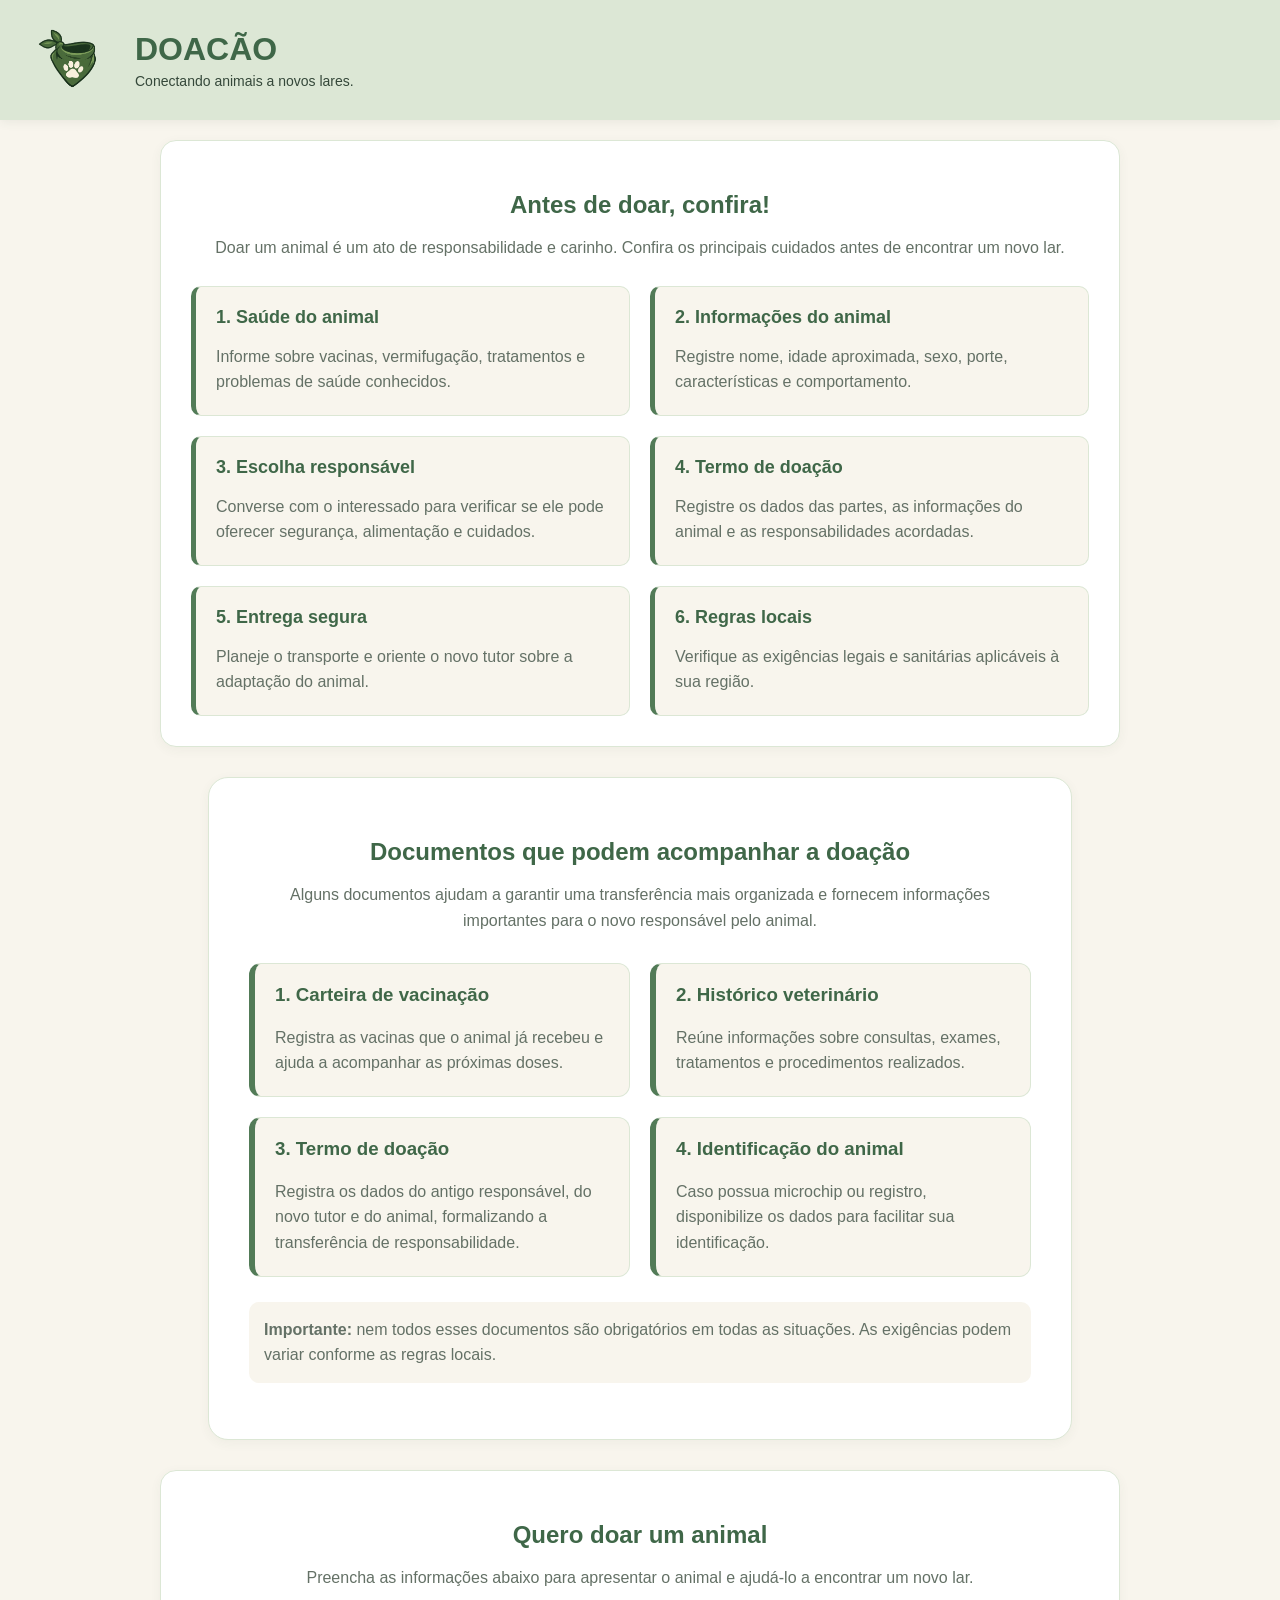
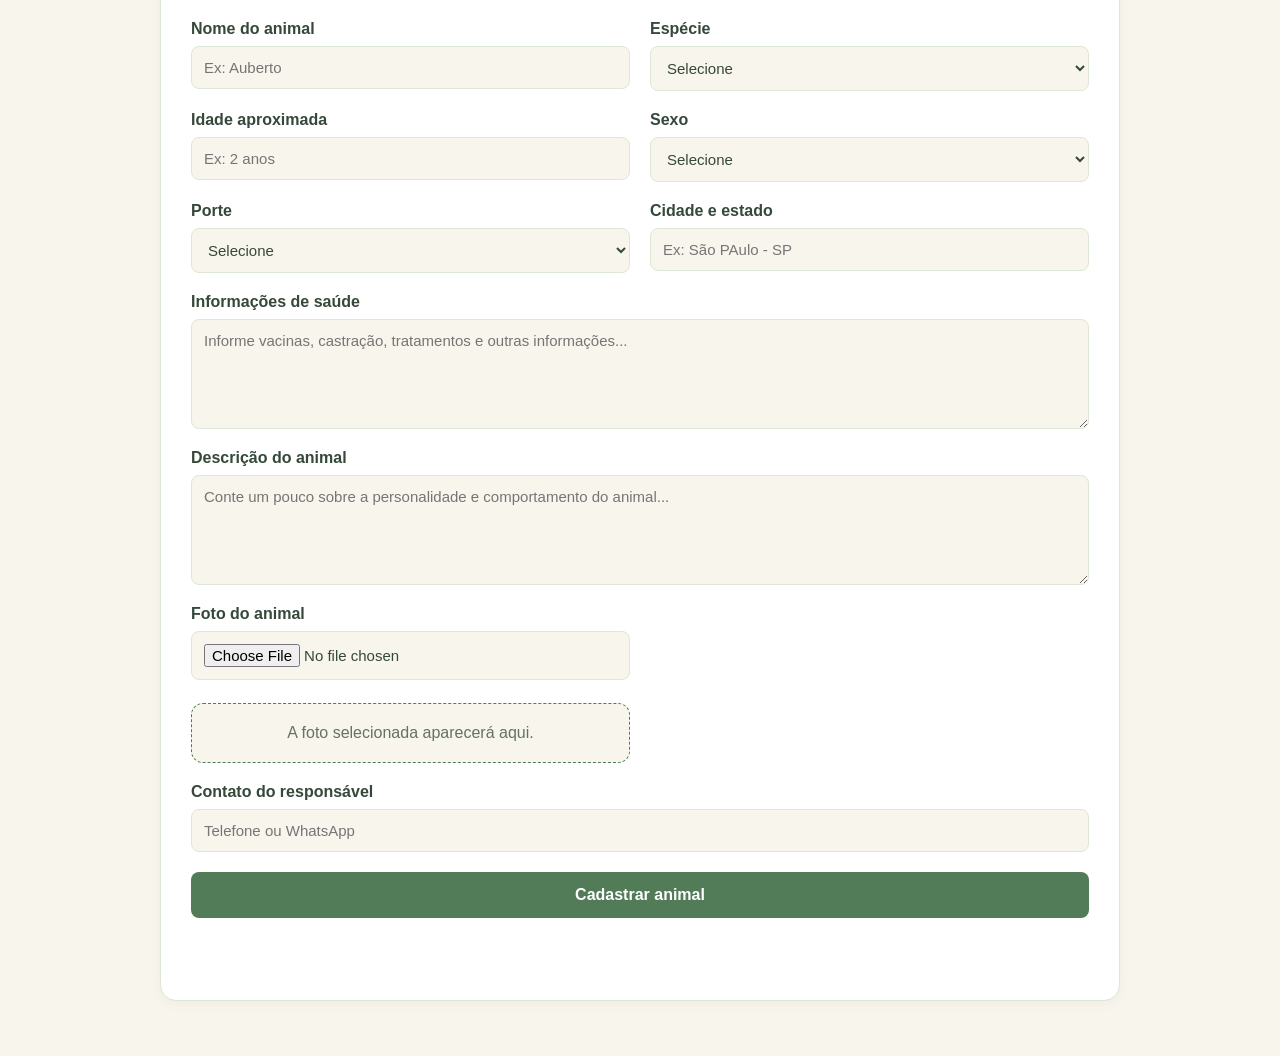
<file: Projeto-DOACAO-main/doação.html>
<!DOCTYPE html>
<html>
    <head>
    <link rel="stylesheet" href="css/style.css">
</head>

 <body>
    <header class="cabecalho">
        <a href="#inicio" class="logo-link">
           <img src="img/logo.png" alt="Logo Doacão">
        </a>

 <div class="identidade">
   <h1>DOACÃO</h1> 
   <p>Conectando animais a novos lares.</p>
</div>

    </header>  
    <main>
   <section class="diretrizes" id="diretrizes">
    <h2>Antes de doar, confira!</h2>
    
     <p>
        Doar um animal é um ato de responsabilidade e carinho.
        Confira os principais cuidados antes de encontrar um novo lar.
    </p>

<div class = "lista-diretrizes">
    <article class="item-diretriz">
          <h3>1. Saúde do animal</h3>
            <p>
                Informe sobre vacinas, vermifugação, tratamentos
                e problemas de saúde conhecidos.
            </p>
    </article>

<article class="item-diretriz">
            <h3>2. Informações do animal</h3>
            <p>
                Registre nome, idade aproximada, sexo, porte,
                características e comportamento.
            </p>
        </article>

        <article class="item-diretriz">
            <h3>3. Escolha responsável</h3>
            <p>
                Converse com o interessado para verificar se
                ele pode oferecer segurança, alimentação e cuidados.
            </p>
        </article>

        <article class="item-diretriz">
            <h3>4. Termo de doação</h3>
            <p>
                Registre os dados das partes, as informações
                do animal e as responsabilidades acordadas.
            </p>
        </article>

        <article class="item-diretriz">
            <h3>5. Entrega segura</h3>
            <p>
                Planeje o transporte e oriente o novo tutor
                sobre a adaptação do animal.
            </p>
        </article>

        <article class="item-diretriz">
            <h3>6. Regras locais</h3>
            <p>
                Verifique as exigências legais e sanitárias
                aplicáveis à sua região.
            </p>
        </article>
        
    </section>
  
    
<!-- DOCUMENTOS NECESSÁRIOS PARA A DOAÇÃO -->
<section class="documentos-doacao">

    <h2>Documentos que podem acompanhar a doação</h2>

    <p class="introducao-documentos">
        Alguns documentos ajudam a garantir uma transferência
        mais organizada e fornecem informações importantes
        para o novo responsável pelo animal.
    </p>

    <div class="lista-documentos">

        <article class="item-documento">
            <h3>1. Carteira de vacinação</h3>
            <p>
                Registra as vacinas que o animal já recebeu
                e ajuda a acompanhar as próximas doses.
            </p>
        </article>

        <article class="item-documento">
            <h3>2. Histórico veterinário</h3>
            <p>
                Reúne informações sobre consultas, exames,
                tratamentos e procedimentos realizados.
            </p>
        </article>

        <article class="item-documento">
            <h3>3. Termo de doação</h3>
            <p>
                Registra os dados do antigo responsável,
                do novo tutor e do animal, formalizando
                a transferência de responsabilidade.
            </p>
        </article>

        <article class="item-documento">
            <h3>4. Identificação do animal</h3>
            <p>
                Caso possua microchip ou registro,
                disponibilize os dados para facilitar
                sua identificação.
            </p>
        </article>

    </div>

    <p class="observacao-documentos">
        <strong>Importante:</strong> nem todos esses documentos
        são obrigatórios em todas as situações. As exigências
        podem variar conforme as regras locais.
    </p>

</section>

    
<section class="cadastro-animal" id="cadastro">
    <h2>Quero doar um animal</h2>

    <p>
        Preencha as informações abaixo para apresentar
        o animal e ajudá-lo a encontrar um novo lar.
    </p>

    <form class="formulario-cadastro">

        <div class="campo-formulario">
            <label for="nome">Nome do animal</label>
            <input type="text" id="nome" name="nome"
                   placeholder="Ex: Auberto" required>
        </div>

        <div class="campo-formulario">
            <label for="especie">Espécie</label>
            <select id="especie" name="especie" required>
                <option value="">Selecione</option>
                <option value="cachorro">Cachorro</option>
                <option value="gato">Gato</option>
            </select>
        </div>

        <div class="campo-formulario">
            <label for="idade">Idade aproximada</label>
            <input type="text" id="idade" name="idade"
                   placeholder="Ex: 2 anos" required>
        </div>

        <div class="campo-formulario">
            <label for="sexo">Sexo</label>
            <select id="sexo" name="sexo" required>
                <option value="">Selecione</option>
                <option value="macho">Macho</option>
                <option value="femea">Fêmea</option>
                <option value="nao-informado">Não sei informar</option>
            </select>
        </div>

        <div class="campo-formulario">
            <label for="porte">Porte</label>
            <select id="porte" name="porte" required>
                <option value="">Selecione</option>
                <option value="pequeno">Pequeno</option>
                <option value="medio">Médio</option>
                <option value="grande">Grande</option>
            </select>
        </div>

        <div class="campo-formulario">
            <label for="cidade">Cidade e estado</label>
            <input type="text" id="cidade" name="cidade"
                   placeholder="Ex: São PAulo - SP" required>
        </div>

        <div class="campo-formulario campo-completo">
            <label for="saude">Informações de saúde</label>
            <textarea id="saude" name="saude"
                      placeholder="Informe vacinas, castração, tratamentos e outras informações..." required></textarea>
        </div>

        <div class="campo-formulario campo-completo">
            <label for="descricao">Descrição do animal</label>
            <textarea id="descricao" name="descricao"
                      placeholder="Conte um pouco sobre a personalidade e comportamento do animal..."
                      required></textarea>
        </div>

    <div class="campo-formulario">
            <label for="foto-animal">Foto do animal</label>

             <input
                    type="file"
                    id="foto-animal"
                    name="foto"
                    accept="image/*"
                    required
             >

        <div class="visualizacao-foto">
            <img id="preview-foto" alt="Foto selecionada do animal">

                <p id="texto-preview">
            A foto selecionada aparecerá aqui.
                </p>
        </div>
    </div>

        <div class="campo-formulario campo-completo">
            <label for="contato">Contato do responsável</label>
            <input type="text" id="contato" name="contato"
                   placeholder="Telefone ou WhatsApp" required>
        </div>

        <button type="submit">Cadastrar animal</button>
        <p id="mensagem-cadastro" role="status"></p>

    </form>
</section>

</main>

<script src="js/script.js" defer></script>

</body>
</file>
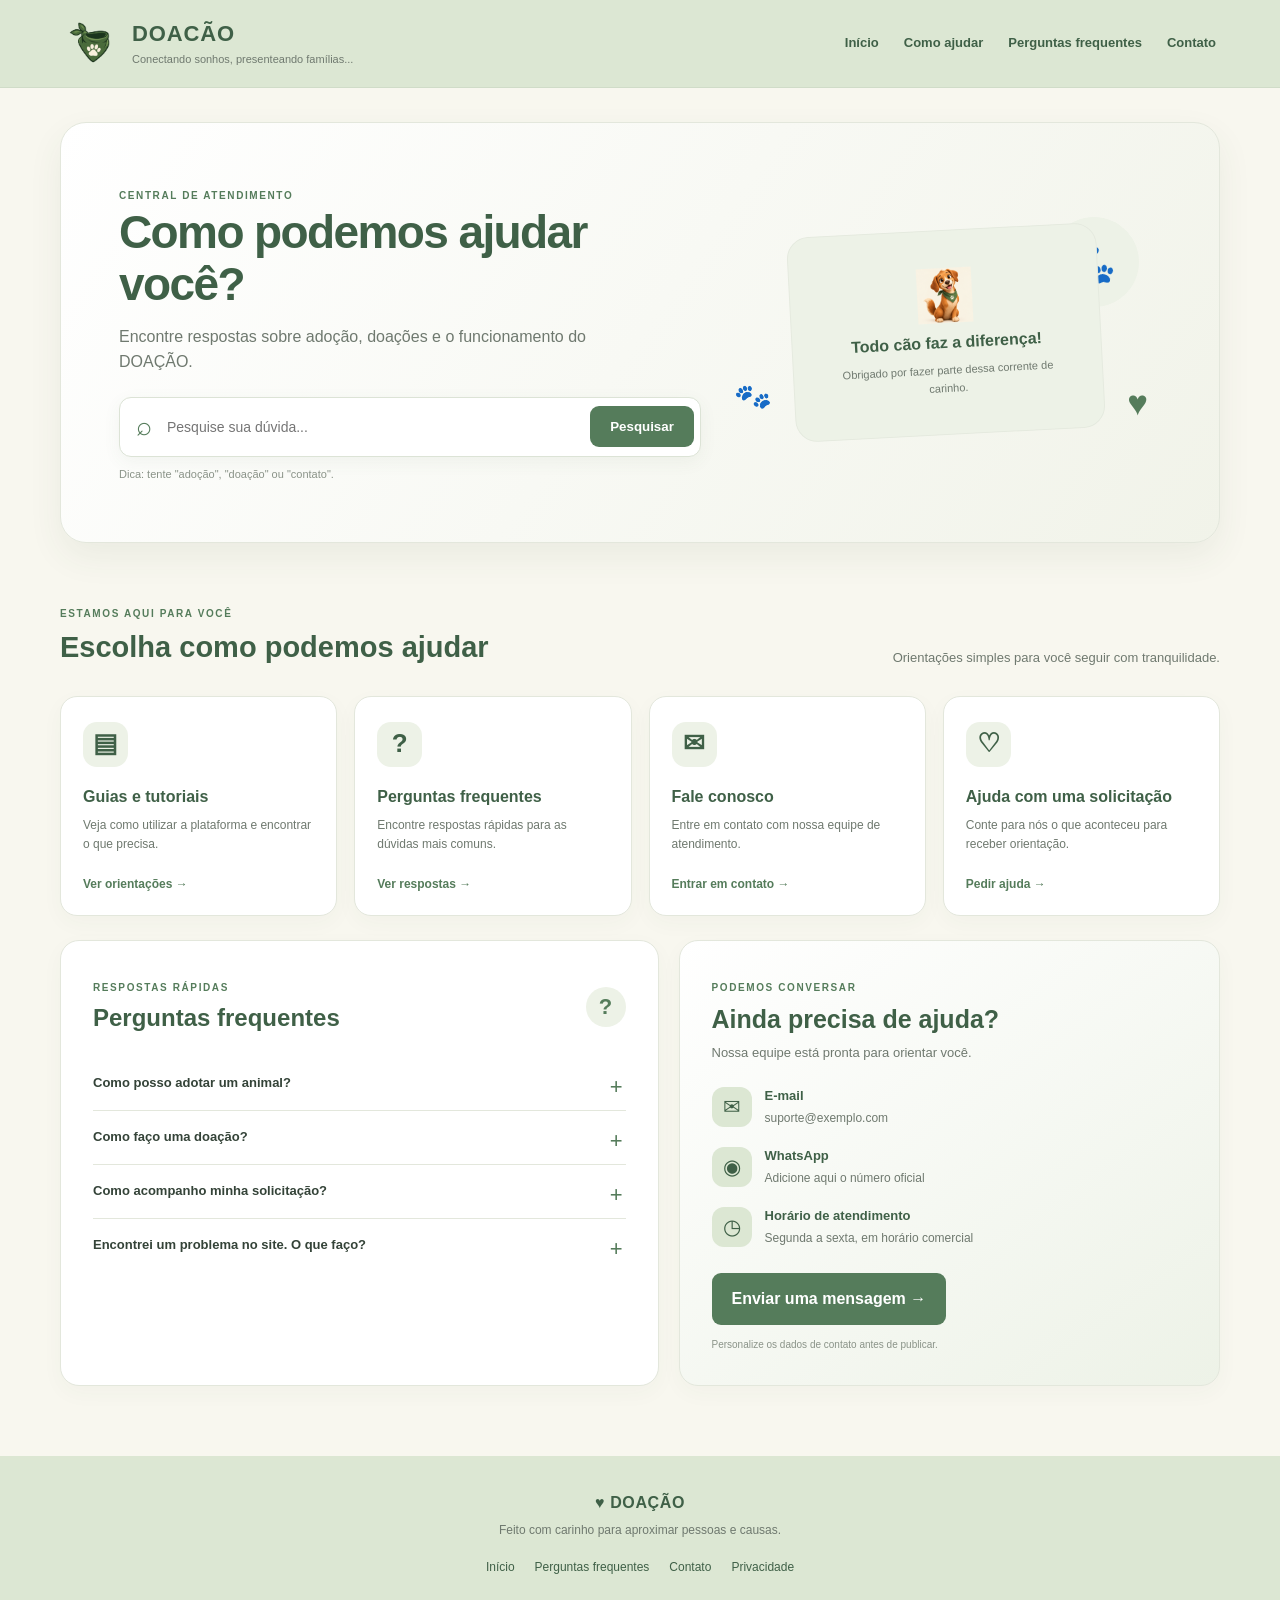
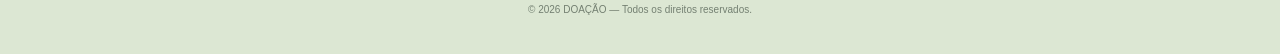
<file: Projeto-DOACAO-main/suporte.html>
<!DOCTYPE html>
<html lang="pt-BR">
<head>
    <meta charset="UTF-8">
    <meta name="viewport" content="width=device-width, initial-scale=1.0">

    <title> Suporte | DOACÃO</title>

    <link rel="stylesheet" href="css/suporte.css">
    <link rel="icon" type="image/png" href="img/logo.png">
</head>

<body>

    <!-- Cabeçalho -->
    <header class="topbar">
        <a class="brand" href="#inicio">
         <img src="img/logo.png" alt="Logo DOAÇÃO" class="brand-logo">

            

            <span class="brand-copy">
                <strong>DOACÃO</strong>
                <small>Conectando sonhos, presenteando famílias...</small>
            </span>
        </a>

        <nav>
            <a href="#inicio">Início</a>
            <a href="#ajuda">Como ajudar</a>
            <a href="#faq">Perguntas frequentes</a>
            <a href="#contato">Contato</a>
        </nav>
    </header>

    <main>

        <!-- Apresentação do suporte -->
        <section class="hero" id="inicio">

            <div class="hero-copy">
                <span class="eyebrow">CENTRAL DE ATENDIMENTO</span>

                <h1>Como podemos ajudar você?</h1>

                <p>
                    Encontre respostas sobre adoção, doações
                    e o funcionamento do DOAÇÃO.
                </p>

                <form class="search" id="search-form">
                    <label class="sr-only" for="search-input">
                        Pesquise sua dúvida
                    </label>

                    <span aria-hidden="true">⌕</span>

                    <input
                        id="search-input"
                        type="search"
                        placeholder="Pesquise sua dúvida..."
                    >

                    <button type="submit">Pesquisar</button>
                </form>

                <p class="search-hint">
                    Dica: tente "adoção", "doação" ou "contato".
                </p>
            </div>

            <div class="hero-art">
                <div class="paw-circle">🐾</div>

                <div class="pet-card">
                   <img src="/img/Auberto.png" alt="Logo DOAÇÃO" class="brand-logo">

                    <strong>Todo cão faz a diferença!</strong>

                    <small>
                        Obrigado por fazer parte dessa corrente de carinho.
                    </small>
                </div>

                <span class="floating-paw paw-one">🐾</span>
                <span class="floating-paw paw-two">♥</span>
            </div>

        </section>

        <!-- Opções de ajuda -->
        <section class="section" id="ajuda">

            <div class="section-heading">
                <div>
                    <span class="eyebrow">ESTAMOS AQUI PARA VOCÊ</span>
                    <h2>Escolha como podemos ajudar</h2>
                </div>

                <p>
                    Orientações simples para você seguir com tranquilidade.
                </p>
            </div>

            <div class="help-grid">

                <a class="help-card" href="#faq"
                   data-keywords="guias tutoriais instruções">
                    <span class="card-icon">▤</span>
                    <h3>Guias e tutoriais</h3>
                    <p>
                        Veja como utilizar a plataforma e encontrar o que precisa.
                    </p>
                    <span class="card-link">Ver orientações →</span>
                </a>

                <a class="help-card" href="#faq"
                   data-keywords="perguntas frequentes dúvidas respostas">
                    <span class="card-icon">?</span>
                    <h3>Perguntas frequentes</h3>
                    <p>
                        Encontre respostas rápidas para as dúvidas mais comuns.
                    </p>
                    <span class="card-link">Ver respostas →</span>
                </a>

                <a class="help-card" href="#contato"
                   data-keywords="fale conosco contato mensagem">
                    <span class="card-icon">✉</span>
                    <h3>Fale conosco</h3>
                    <p>
                        Entre em contato com nossa equipe de atendimento.
                    </p>
                    <span class="card-link">Entrar em contato →</span>
                </a>

                <a class="help-card" href="#contato"
                   data-keywords="problemas solicitações suporte chamados">
                    <span class="card-icon">♡</span>
                    <h3>Ajuda com uma solicitação</h3>
                    <p>
                        Conte para nós o que aconteceu para receber orientação.
                    </p>
                    <span class="card-link">Pedir ajuda →</span>
                </a>

            </div>
        </section>

        <!-- Perguntas frequentes e contato -->
        <section class="lower-grid">

            <div class="panel faq-panel" id="faq">

                <div class="panel-title">
                    <div>
                        <span class="eyebrow">RESPOSTAS RÁPIDAS</span>
                        <h2>Perguntas frequentes</h2>
                    </div>

                    <span class="panel-symbol">?</span>
                </div>

                <p id="no-results" class="no-results" hidden>
                    Nenhuma pergunta encontrada. Tente outro termo
                    ou entre em contato.
                </p>

                <details class="faq-item"
                         data-keywords="adotar cachorro animal adoção">
                    <summary>Como posso adotar um animal?</summary>
                    <p>
                        Acesse a área de adoção, conheça os animais disponíveis
                        e siga as instruções indicadas no perfil.
                        A adoção deve ser responsável.
                    </p>
                </details>

                <details class="faq-item"
                         data-keywords="doar materiais dinheiro contribuição">
                    <summary>Como faço uma doação?</summary>
                    <p>
                        Entre na área de doações para conferir quais itens
                        são necessários e as orientações para contribuir.
                    </p>
                </details>

                <details class="faq-item"
                         data-keywords="acompanhar pedido solicitação status">
                    <summary>Como acompanho minha solicitação?</summary>
                    <p>
                        Guarde as informações de confirmação recebidas.
                        Se precisar de uma atualização, fale com nossa equipe.
                    </p>
                </details>

                <details class="faq-item"
                         data-keywords="problema erro plataforma ajuda">
                    <summary>Encontrei um problema no site. O que faço?</summary>
                    <p>
                        Descreva o que aconteceu na mensagem de contato.
                        Se possível, informe em qual página ocorreu o problema.
                    </p>
                </details>

            </div>

            <!-- Informações de contato -->
            <aside class="panel contact-panel" id="contato">

                <span class="eyebrow">PODEMOS CONVERSAR</span>

                <h2>Ainda precisa de ajuda?</h2>

                <p class="contact-intro">
                    Nossa equipe está pronta para orientar você.
                </p>

                <div class="contact-list">

                    <div class="contact-row">
                        <span class="contact-icon">✉</span>

                        <div>
                            <strong>E-mail</strong>
                            <a href="mailto:suporte@exemplo.com">
                                suporte@exemplo.com
                            </a>
                        </div>
                    </div>

                    <div class="contact-row">
                        <span class="contact-icon">◉</span>

                        <div>
                            <strong>WhatsApp</strong>
                            <span>Adicione aqui o número oficial</span>
                        </div>
                    </div>

                    <div class="contact-row">
                        <span class="contact-icon">◷</span>

                        <div>
                            <strong>Horário de atendimento</strong>
                            <span>Segunda a sexta, em horário comercial</span>
                        </div>
                    </div>

                </div>

                <a class="contact-button"
                   href="mailto:suporte@exemplo.com">
                    Enviar uma mensagem →
                </a>

                <p class="demo-note">
                    Personalize os dados de contato antes de publicar.
                </p>

            </aside>

        </section>

    </main>

    <!-- Rodapé -->
    <footer class="footer">

        <a class="footer-brand" href="#inicio">♥ DOAÇÃO</a>

        <p>
            Feito com carinho para aproximar pessoas e causas.
        </p>

        <div class="footer-links">
            <a href="#inicio">Início</a>
            <a href="#faq">Perguntas frequentes</a>
            <a href="#contato">Contato</a>
            <a href="#privacidade">Privacidade</a>
        </div>

        <small id="privacidade">
            © 2026 DOAÇÃO — Todos os direitos reservados.
        </small>

    </footer>

    <!-- Funcionalidade da pesquisa -->
    <script>
        const form = document.querySelector("#search-form");
        const input = document.querySelector("#search-input");

        const questions = [
            ...document.querySelectorAll(".faq-item")
        ];

        const cards = [
            ...document.querySelectorAll(".help-card")
        ];

        const noResults = document.querySelector("#no-results");

        function filterHelp(term) {
            const query = term.trim().toLocaleLowerCase("pt-BR");

            let visibleQuestions = 0;

            questions.forEach((item) => {
                const text = (
                    item.innerText + " " +
                    (item.dataset.keywords || "")
                ).toLocaleLowerCase("pt-BR");

                const match = !query || text.includes(query);

                item.hidden = !match;

                if (match) {
                    visibleQuestions++;
                }
            });

            cards.forEach((card) => {
                const text = (
                    card.innerText + " " +
                    (card.dataset.keywords || "")
                ).toLocaleLowerCase("pt-BR");

                card.hidden = Boolean(query) && !text.includes(query);
            });

            noResults.hidden = visibleQuestions > 0;

            document.querySelector("#faq").scrollIntoView({
                behavior: "smooth",
                block: "start"
            });
        }

        form.addEventListener("submit", (event) => {
            event.preventDefault();
            filterHelp(input.value);
        });

        input.addEventListener("input", () => {
            if (!input.value.trim()) {
                questions.forEach((item) => {
                    item.hidden = false;
                });

                cards.forEach((card) => {
                    card.hidden = false;
                });

                noResults.hidden = true;
            }
        });
    </script>

</body>
</html>
</file>
<file: Projeto-DOACAO-main/css/style.css>
/* =========================================
   1. CONFIGURAÇÕES GERAIS
========================================= */

:root {
    --verde-suave: #DCE7D5;
    --verde-claro: #EDF2E7;
    --creme: #F8F5ED;
    --branco: #FFFFFF;
    --verde: #557C5B;
    --verde-medio: #527B57;
    --verde-escuro: #3F6047;
    --verde-titulo: #3F6748;
    --texto: #35483A;
    --texto-suave: #647166;
    --borda: #DCE7D5;
    --sombra: 0 14px 35px rgba(57, 78, 55, 0.07);
}

* {
    box-sizing: border-box;
}

html {
    scroll-behavior: smooth;
}

body {
    margin: 0;
    font-family: Arial, Helvetica, sans-serif;
    background-color: var(--creme);
    color: var(--texto);
}

img {
    max-width: 100%;
}

a {
    color: inherit;
}

button,
input,
select,
textarea {
    font-family: inherit;
}

[hidden] {
    display: none !important;
}


/* =========================================
   2. CABEÇALHO DAS PÁGINAS PRINCIPAIS
========================================= */

header.cabecalho {
    position: fixed;
    top: 0;
    left: 0;
    width: 100%;
    z-index: 1000;
    display: flex;
    align-items: center;
    gap: 25px;
    padding: 20px 30px;
    background-color: var(--verde-suave);
    box-shadow: 0 2px 10px rgba(53, 72, 58, 0.08);
}

.logo-link {
    flex-shrink: 0;
}

.logo-link img {
    width: 80px;
    height: 80px;
    display: block;
    object-fit: contain;
    border-radius: 50%;
}

.identidade {
    flex: 1;
}

header.cabecalho h1 {
    margin: 0;
    font-size: 32px;
    color: var(--verde-titulo);
}

header.cabecalho p {
    margin: 5px 0 0;
    font-size: 14px;
    color: var(--texto);
}


/* =========================================
   3. MENU PRINCIPAL
========================================= */

.menu-principal {
    display: flex;
    align-items: center;
    justify-content: flex-end;
    gap: 20px;
    flex-wrap: wrap;
}

.menu-principal a {
    color: var(--texto);
    text-decoration: none;
    font-weight: bold;
    font-size: 15px;
}

.menu-principal a:hover {
    color: var(--verde-medio);
    text-decoration: underline;
}


/* =========================================
   4. CONTEÚDO DAS PÁGINAS PRINCIPAIS
========================================= */

main {
    max-width: 1000px;
    margin: 0 auto;
    padding: 140px 20px 30px;
}

section {
    background-color: var(--branco);
    padding: 30px;
    margin-bottom: 25px;
    border: 1px solid var(--borda);
    border-radius: 16px;
    box-shadow: 0 3px 12px rgba(53, 72, 58, 0.05);
}

main h2 {
    color: var(--verde-titulo);
}


/* =========================================
   5. APRESENTAÇÃO INICIAL
========================================= */

.apresentacao {
    display: flex;
    flex-direction: column;
    align-items: center;
    text-align: center;
    gap: 15px;
    min-height: auto;
    padding: 30px;
}

.texto-apresentacao {
    width: 100%;
    text-align: center;
}

.texto-apresentacao h2 {
    font-size: 32px;
    margin: 0 0 10px;
}

.texto-apresentacao p {
    font-size: 17px;
    line-height: 1.6;
    max-width: 650px;
    margin: 0 auto;
}

.texto-sobre-auberto {
    width: 100%;
    display: flex;
    flex-direction: column;
    align-items: center;
    text-align: center;
}

.texto-sobre-auberto h2 {
    font-size: 24px;
    margin: 0 0 10px;
}

.texto-sobre-auberto p {
    font-size: 15px;
    line-height: 1.5;
    max-width: 380px;
    margin: 0 auto;
}

.imagem-apresentacao {
    width: 100%;
    display: flex;
    justify-content: center;
    align-items: center;
}

.imagem-apresentacao img {
    display: block;
    width: 100%;
    max-width: 380px;
    height: auto;
}


/* =========================================
   6. BOTÕES
========================================= */

button {
    background-color: var(--verde-medio);
    color: var(--branco);
    border: none;
    padding: 12px 20px;
    margin: 8px 8px 0 0;
    border-radius: 8px;
    font-size: 16px;
    cursor: pointer;
    transition: background-color 0.2s ease;
}

button:hover {
    background-color: var(--verde-titulo);
}

.botoes-apresentacao {
    display: flex;
    justify-content: center;
    flex-wrap: wrap;
    gap: 10px;
    margin-top: 15px;
}

.botoes-apresentacao button {
    margin: 8px 0 0;
}


/* =========================================
   7. SEÇÃO COMO AJUDAR
========================================= */

.como-ajudar {
    text-align: center;
}

.como-ajudar h2 {
    font-size: 30px;
    margin-top: 0;
}

.descricao-como-ajudar {
    font-size: 17px;
    line-height: 1.6;
    max-width: 650px;
    margin: 0 auto 30px;
}

.cartoes-ajuda {
    display: flex;
    gap: 25px;
    justify-content: center;
    align-items: stretch;
}

.cartao-ajuda {
    flex: 1;
    padding: 25px;
    background-color: var(--creme);
    border: 2px solid var(--borda);
    border-radius: 16px;
    display: flex;
    flex-direction: column;
    align-items: center;
}

.cartao-ajuda h3 {
    color: var(--verde-titulo);
    font-size: 22px;
    margin-top: 0;
}

.cartao-ajuda p {
    font-size: 16px;
    line-height: 1.6;
    flex: 1;
}

.cartao-ajuda button {
    margin-top: 15px;
}


/* =========================================
   8. CARROSSEL DE ADOÇÃO
========================================= */

.carrossel-adocao {
    background-color: var(--creme);
    text-align: center;
    overflow: hidden;
}

.titulo-carrossel {
    max-width: 700px;
    margin: 0 auto 30px;
}

.subtitulo-carrossel {
    color: var(--verde-medio);
    font-size: 13px;
    font-weight: bold;
    letter-spacing: 2px;
}

.titulo-carrossel h2 {
    font-size: 30px;
    margin: 10px;
}

.titulo-carrossel > p:last-child {
    line-height: 1.6;
}

.janela-carrossel {
    width: 100%;
    overflow: hidden;
}

.trilho-carrossel {
    display: flex;
    gap: 20px;
    align-items: stretch;
    transition: transform 0.5s ease;
}

.cartao-animal {
    flex: 0 0 calc((100% - 40px) / 3);
    min-width: 0;
    overflow: hidden;
    background-color: var(--branco);
    border: 2px solid var(--borda);
    border-radius: 16px;
    text-align: left;
    display: flex;
    flex-direction: column;
}

.cartao-animal > img {
    display: block;
    width: 100%;
    height: 210px;
    object-fit: cover;
}

.informacoes-animal {
    padding: 20px;
    display: flex;
    flex-direction: column;
    align-items: flex-start;
    flex: 1;
}

.etiqueta-demonstracao {
    background-color: var(--verde-suave);
    color: var(--texto);
    font-size: 12px;
    font-weight: bold;
    padding: 5px 9px;
    border-radius: 20px;
}

.informacoes-animal h3 {
    color: var(--verde-titulo);
    font-size: 22px;
    margin: 12px 0 8px;
}

.informacoes-animal p {
    font-size: 14px;
    line-height: 1.5;
    margin: 4px 0;
}

.cidade-animal {
    color: var(--texto-suave);
}

.informacoes-animal button {
    margin-top: auto;
    padding: 10px 14px;
    font-size: 14px;
}

.informacoes-animal button:disabled {
    opacity: 0.65;
    cursor: not-allowed;
}

.controles-carrossel {
    display: flex;
    justify-content: center;
    align-items: center;
    gap: 22px;
    margin-top: 25px;
}

button.seta-carrossel {
    width: 42px;
    height: 42px;
    padding: 0;
    margin: 0;
    border-radius: 50%;
    display: inline-flex;
    align-items: center;
    justify-content: center;
    font-size: 18px;
}

.indicador-carrossel {
    min-width: 55px;
    font-size: 14px;
    font-weight: bold;
}

.aviso-demonstracao {
    margin: 20px 0 0;
    font-size: 12px;
    color: var(--texto-suave);
}


/* =========================================
   9. DIRETRIZES PARA DOAÇÃO
========================================= */

.diretrizes h2 {
    text-align: center;
    margin-bottom: 15px;
}

.diretrizes > p {
    color: var(--texto-suave);
    text-align: center;
    line-height: 1.6;
    margin-bottom: 25px;
}

.lista-diretrizes {
    display: grid;
    grid-template-columns: repeat(2, minmax(0, 1fr));
    gap: 20px;
}

.item-diretriz {
    background-color: var(--creme);
    border: 1px solid var(--borda);
    border-left: 5px solid var(--verde-medio);
    border-radius: 10px;
    padding: 20px;
    transition: transform 0.2s ease, box-shadow 0.2s ease;
}

.item-diretriz:hover {
    transform: translateY(-4px);
    box-shadow: 0 5px 14px rgba(53, 72, 58, 0.12);
}

.item-diretriz h3 {
    color: var(--verde-titulo);
    margin-top: 0;
    margin-bottom: 10px;
    font-size: 18px;
}

.item-diretriz p {
    color: var(--texto-suave);
    line-height: 1.6;
    margin-bottom: 0;
}


/* =========================================
   10. DOCUMENTOS PARA DOAÇÃO
========================================= */

.documentos-doacao {
    background-color: var(--branco);
    padding: 40px;
    margin: 30px auto;
    width: 90%;
    max-width: 1200px;
    border: 1px solid var(--borda);
    border-radius: 20px;
}

.documentos-doacao h2 {
    color: var(--verde-titulo);
    text-align: center;
    margin-bottom: 15px;
}

.introducao-documentos {
    color: var(--texto-suave);
    text-align: center;
    margin-bottom: 30px;
    line-height: 1.6;
}

.lista-documentos {
    display: grid;
    grid-template-columns: repeat(2, minmax(0, 1fr));
    gap: 20px;
}

.item-documento {
    background-color: var(--creme);
    border: 1px solid var(--borda);
    border-left: 6px solid var(--verde-medio);
    border-radius: 12px;
    padding: 20px;
}

.item-documento h3 {
    color: var(--verde-titulo);
    margin-top: 0;
}

.item-documento p {
    color: var(--texto-suave);
    line-height: 1.6;
    margin-bottom: 0;
}

.observacao-documentos {
    color: var(--texto-suave);
    background-color: var(--creme);
    padding: 15px;
    border-radius: 10px;
    margin-top: 25px;
    line-height: 1.6;
}


/* =========================================
   11. FORMULÁRIOS DE DOAÇÃO
========================================= */

.cadastro-animal h2,
.cadastro-itens h2 {
    text-align: center;
    margin-bottom: 15px;
}

.cadastro-animal > p,
.cadastro-itens > p {
    color: var(--texto-suave);
    text-align: center;
    line-height: 1.6;
    margin-bottom: 30px;
}

.formulario-cadastro {
    display: grid;
    grid-template-columns: repeat(2, minmax(0, 1fr));
    gap: 20px;
    align-items: start;
}

.campo-formulario {
    display: flex;
    flex-direction: column;
    gap: 8px;
    min-width: 0;
}

.campo-completo {
    grid-column: 1 / -1;
}

.campo-formulario label {
    color: var(--texto);
    font-weight: bold;
}

.campo-formulario input,
.campo-formulario select,
.campo-formulario textarea {
    width: 100%;
    padding: 12px;
    border: 1px solid var(--borda);
    border-radius: 8px;
    background-color: var(--creme);
    color: var(--texto);
    font-size: 15px;
}

.campo-formulario textarea {
    min-height: 110px;
    resize: vertical;
}

.campo-formulario input:focus,
.campo-formulario select:focus,
.campo-formulario textarea:focus {
    outline: none;
    border-color: var(--verde-medio);
    box-shadow: 0 0 0 2px rgba(82, 123, 87, 0.12);
}

.formulario-cadastro button {
    grid-column: 1 / -1;
    width: 100%;
    margin: 0;
    padding: 14px;
    background-color: var(--verde-medio);
    color: var(--branco);
    border: none;
    border-radius: 8px;
    font-size: 16px;
    font-weight: bold;
    cursor: pointer;
}

.formulario-cadastro button:hover {
    background-color: var(--verde-titulo);
}


/* =========================================
   12. PRÉ-VISUALIZAÇÃO DAS FOTOS
========================================= */

.visualizacao-foto {
    margin-top: 15px;
    text-align: center;
    background-color: var(--creme);
    border: 1px dashed var(--verde-medio);
    border-radius: 12px;
    padding: 20px;
}

#preview-foto,
#preview-item {
    display: none;
    max-width: 100%;
    width: 250px;
    height: 200px;
    object-fit: cover;
    border-radius: 12px;
    margin: auto;
}

#texto-preview,
#texto-preview-item {
    color: var(--texto-suave);
    margin: 0;
}


/* =========================================
   13. DOAÇÃO DE ITENS
========================================= */

.apresentacao-itens {
    text-align: center;
}

.apresentacao-itens h2 {
    margin-top: 0;
    font-size: 30px;
}

.apresentacao-itens p {
    max-width: 750px;
    margin: 12px auto;
    color: var(--texto-suave);
    line-height: 1.7;
}

.itens-aceitos {
    text-align: center;
}

.itens-aceitos h2 {
    margin-top: 0;
    font-size: 28px;
}

.itens-aceitos > p {
    color: var(--texto-suave);
    line-height: 1.6;
    margin-bottom: 25px;
}

.lista-itens {
    display: grid;
    grid-template-columns: repeat(2, minmax(0, 1fr));
    gap: 25px;
    text-align: left;
}

.card-item {
    min-width: 0;
    padding: 20px;
    background-color: var(--creme);
    border: 1px solid var(--borda);
    border-radius: 16px;
    overflow: hidden;
}

.card-item > img {
    display: block;
    width: 100%;
    height: 220px;
    object-fit: contain;
    object-position: center;
    margin: 0 auto 15px;
}

.card-item h3 {
    color: var(--verde-titulo);
    margin: 10px 0;
    font-size: 20px;
}

.card-item p {
    color: var(--texto-suave);
    line-height: 1.6;
    margin-bottom: 0;
}


/* =========================================
   PÁGINA DE ADOÇÃO
========================================= */

/* Apresentação */

.apresentacao-adocao {
    text-align: center;
    padding: 45px 25px;
    background-color: #DCE7D5;
    border-radius: 12px;
    margin: 30px auto;
    max-width: 1100px;
}

.apresentacao-adocao h2 {
    color: #3F6748;
    font-size: 30px;
    margin-bottom: 15px;
}

.apresentacao-adocao p {
    color: #35483A;
    font-size: 17px;
    line-height: 1.7;
    max-width: 750px;
    margin: 0 auto;
}

/* Área dos animais */

.animais-adocao {
    max-width: 1100px;
    margin: 50px auto;
    padding: 20px;
}

.animais-adocao h2 {
    color: #3F6748;
    text-align: center;
    margin-bottom: 12px;
}

.animais-adocao > p {
    color: #647166;
    text-align: center;
    margin-bottom: 30px;
    line-height: 1.6;
}

/* Lista de cartões */

.lista-animais {
    display: grid;
    grid-template-columns: repeat(3, 1fr);
    gap: 25px;
}

/* Cartão individual do animal */

.cartao-adocao {
    background-color: #FFFFFF;
    border-radius: 12px;
    overflow: hidden;
    box-shadow: 0 3px 12px rgba(53, 72, 58, 0.12);
    padding-bottom: 20px;
    text-align: center;
}

.cartao-adocao img {
    width: 100%;
    height: 280px;
    object-fit: contain;
    background-color: var(--branco);
    display: block;
}

.cartao-adocao h3 {
    color: #3F6748;
    margin: 15px 10px 8px;
}

.cartao-adocao p {
    color: #647166;
    margin: 8px 15px;
    line-height: 1.5;
}

.cartao-adocao button {
    margin-top: 12px;
}

/* Responsividade */

@media (max-width: 800px) {
    .lista-animais {
        grid-template-columns: repeat(2, 1fr);
    }
}

@media (max-width: 600px) {
    .apresentacao-adocao {
        padding: 30px 18px;
        margin: 20px 15px;
    }

    .apresentacao-adocao h2 {
        font-size: 24px;
    }

    .lista-animais {
        grid-template-columns: 1fr;
    }

    .animais-adocao {
        padding: 15px;
    }
}

/* =========================================
   BOTÃO PARA REMOVER CADASTRO DE ANIMAL
========================================= */

.cartao-adocao .botao-remover {
    background-color: #B3261E;
    color: #FFFFFF;
    margin: 10px 5px;
    padding: 12px 18px;
    border: none;
    border-radius: 8px;
    font-size: 14px;
    font-weight: bold;
    cursor: pointer;
    transition: background-color 0.2s ease;
}

.cartao-adocao .botao-remover:hover {
    background-color: #8C1D18;
}


/* =========================================
   JANELA DE DETALHES DO ANIMAL
========================================= */

.modal-animal {
    display: none;
    position: fixed;
    z-index: 9999;
    inset: 0;
    background-color: rgba(0, 0, 0, 0.65);
    justify-content: center;
    align-items: center;
    padding: 20px;
    overflow-y: auto;
}

.conteudo-modal {
    position: relative;
    background-color: var(--creme);
    width: 100%;
    max-width: 550px;
    max-height: 90vh;
    overflow-y: auto;
    padding: 30px;
    border-radius: 15px;
    text-align: center;
    box-shadow: 0 5px 25px rgba(0, 0, 0, 0.25);
}

.conteudo-modal > img {
    width: 100%;
    height: 280px;
    object-fit: contain;
    background-color: var(--branco);
    border-radius: 12px;
    margin-bottom: 15px;
}
.conteudo-modal h2 {
    color: var(--verde-titulo);
    margin-bottom: 20px;
}

/* Informações dentro da janela */
.conteudo-modal .informacoes-animal {
    padding: 0;
    display: block;
    text-align: left;
    margin: 20px 0;
}

.conteudo-modal .informacoes-animal p {
    color: var(--texto);
    font-size: 15px;
    line-height: 1.6;
    padding: 8px 0;
    margin: 0;
    border-bottom: 1px solid var(--borda);
}

/* Botão de fechar */
.fechar-modal {
    position: absolute;
    top: 10px;
    right: 12px;
    background-color: var(--verde-escuro);
    color: var(--branco);
    border: none;
    border-radius: 50%;
    width: 35px;
    height: 35px;
    padding: 0;
    margin: 0;
    font-size: 24px;
    cursor: pointer;
}

.fechar-modal:hover {
    background-color: var(--verde-medio);
}

/* Botão de interesse */
#botao-interesse {
    background-color: var(--verde-medio);
    color: var(--branco);
    border: none;
    border-radius: 8px;
    padding: 13px 22px;
    margin: 10px 0 0;
    font-size: 15px;
    font-weight: bold;
    cursor: pointer;
}

#botao-interesse:hover {
    background-color: var(--verde-titulo);
}

/* Janela em celulares */
@media (max-width: 600px) {
    .conteudo-modal {
        padding: 22px 18px;
    }

    .conteudo-modal > img {
        max-height: 210px;
    }
}


/* =========================================
   14. RODAPÉ DAS PÁGINAS PRINCIPAIS
========================================= */

footer {
    background-color: var(--verde-suave);
    text-align: center;
    padding: 20px;
}


/* =========================================
   16. RESPONSIVIDADE - TABLETS
========================================= */

@media (max-width: 900px) {

    header.cabecalho {
        padding: 15px 20px;
        gap: 15px;
    }

    header.cabecalho h1 {
        font-size: 26px;
    }

    .menu-principal {
        gap: 12px;
    }

    .cartao-animal {
        flex-basis: calc((100% - 20px) / 2);
    }


}


/* =========================================
   17. RESPONSIVIDADE - CELULARES
========================================= */

@media (max-width: 600px) {

    /* Páginas principais */

    header.cabecalho {
        position: relative;
        flex-wrap: wrap;
    }

    .logo-link img {
        width: 65px;
        height: 65px;
    }

    .menu-principal {
        width: 100%;
        justify-content: center;
        gap: 12px;
    }

    main {
        padding: 25px 15px 30px;
    }

    section {
        padding: 20px;
    }

    .lista-diretrizes,
    .lista-documentos,
    .lista-itens {
        grid-template-columns: 1fr;
    }

    .documentos-doacao {
        padding: 25px 18px;
        width: 95%;
    }

    .formulario-cadastro {
        grid-template-columns: 1fr;
    }

    .campo-completo {
        grid-column: auto;
    }

    .cartoes-ajuda {
        flex-direction: column;
    }

    .cartao-animal {
        flex-basis: 100%;
    }

    .cartao-animal > img {
        height: 230px;
    }

    .titulo-carrossel h2 {
        font-size: 25px;
    }

    .carrossel-adocao {
        padding: 22px;
    }

    .apresentacao-itens h2 {
        font-size: 25px;
    }

    .itens-aceitos h2 {
        font-size: 24px;
    }

    .card-item > img {
        height: 210px;
    }


}


/* =========================================
   18. ACESSIBILIDADE - MOVIMENTOS
========================================= */

@media (prefers-reduced-motion: reduce) {

    .trilho-carrossel,
    .item-diretriz,
    button {
        transition: none !important;
    }

    html {
        scroll-behavior: auto;
    }
}
</file>
<file: Projeto-DOACAO-main/css/suporte.css>
/* PALETA DE CORES DO DOAÇÃO */

:root {
    --verde-suave: #DCE7D3;
    --verde-claro: #EDF2E7;
    --creme: #F8F7EF;
    --branco: #FFFFFF;
    --verde: #557C5B;
    --verde-escuro: #3F6047;
    --texto: #344338;
    --texto-suave: #6F796F;
    --borda: #E3E7DC;
    --sombra: 0 14px 35px rgba(57, 78, 55, 0.07);
}

/* CONFIGURAÇÕES GERAIS */

* {
    box-sizing: border-box;
}

html {
    scroll-behavior: smooth;
}

body {
    margin: 0;
    color: var(--texto);
    background: var(--creme);
    font-family: Arial, Helvetica, sans-serif;
    line-height: 1.6;
}

a {
    color: inherit;
    text-decoration: none;
}

h1, h2, h3, p {
    margin-top: 0;
}

/* CABEÇALHO */

.topbar {
    min-height: 82px;
    padding: 16px 5%;
    display: flex;
    align-items: center;
    justify-content: space-between;
    gap: 28px;
    background: var(--verde-suave);
    border-bottom: 1px solid rgba(63, 96, 71, 0.08);
}

.brand-logo {
    width: 55px;
    height: 55px;
    object-fit: contain;
}

.brand {
    display: flex;
    align-items: center;
    gap: 13px;
}

.brand-mark {
    width: 48px;
    height: 48px;
    display: grid;
    place-items: center;
    border-radius: 50%;
    color: var(--branco);
    background: var(--verde-escuro);
    font-size: 25px;
}

.brand-copy {
    display: grid;
    line-height: 1.25;
}

.brand-copy strong {
    color: var(--verde-escuro);
    font-size: 22px;
    letter-spacing: 0.04em;
}

.brand-copy small {
    margin-top: 5px;
    color: var(--texto-suave);
    font-size: 11px;
}

nav {
    display: flex;
    flex-wrap: wrap;
    gap: 25px;
}

nav a {
    color: var(--verde-escuro);
    font-size: 13px;
    font-weight: bold;
}

nav a:hover {
    color: var(--verde);
    text-decoration: underline;
}

/* CONTEÚDO PRINCIPAL */

main {
    width: min(1160px, calc(100% - 40px));
    margin: 34px auto 70px;
}

/* APRESENTAÇÃO DO SUPORTE */

.hero {
    min-height: 350px;
    padding: clamp(28px, 5vw, 58px);
    display: grid;
    grid-template-columns: 1.15fr 0.85fr;
    align-items: center;
    gap: 30px;
    overflow: hidden;
    background: linear-gradient(
        125deg,
        var(--branco),
        #F1F3E9
    );
    border: 1px solid var(--borda);
    border-radius: 26px;
    box-shadow: var(--sombra);
}

.eyebrow {
    color: var(--verde);
    font-size: 10px;
    font-weight: 800;
    letter-spacing: 0.16em;
}

h1 {
    max-width: 600px;
    margin-bottom: 13px;
    color: var(--verde-escuro);
    font-size: clamp(30px, 4vw, 46px);
    line-height: 1.13;
    letter-spacing: -0.035em;
}

.hero-copy > p {
    max-width: 520px;
    margin-bottom: 22px;
    color: var(--texto-suave);
}

h2 {
    margin-bottom: 8px;
    color: var(--verde-escuro);
    font-size: clamp(22px, 2.5vw, 29px);
    line-height: 1.25;
}

/* BARRA DE PESQUISA */

.search {
    max-width: 610px;
    display: flex;
    align-items: center;
    gap: 10px;
    padding: 6px;
    background: var(--branco);
    border: 1px solid #DCE3D6;
    border-radius: 12px;
    box-shadow: 0 5px 18px rgba(63, 96, 71, 0.06);
}

.search > span {
    padding-left: 10px;
    color: var(--verde);
    font-size: 27px;
    line-height: 1;
}

.search input {
    width: 100%;
    min-width: 0;
    padding: 12px 5px;
    border: 0;
    outline: 0;
    color: var(--texto);
    background: transparent;
    font: inherit;
    font-size: 14px;
}

.search input:focus-visible {
    outline: 2px solid var(--verde);
    outline-offset: 2px;
}

.search button,
.contact-button {
    border: 0;
    border-radius: 9px;
    padding: 13px 20px;
    color: var(--branco);
    background: var(--verde);
    font-weight: bold;
    cursor: pointer;
    white-space: nowrap;
    transition: background 0.2s, transform 0.2s;
}

.search button:hover,
.contact-button:hover {
    background: var(--verde-escuro);
    transform: translateY(-1px);
}

.search-hint {
    margin: 9px 0 0 !important;
    color: #8A9388 !important;
    font-size: 11px;
}

/* ILUSTRAÇÃO DO CACHORRO */

.hero-art {
    position: relative;
    min-height: 230px;
    display: grid;
    place-items: center;
}

.paw-circle {
    position: absolute;
    top: 0;
    right: 5%;
    width: 90px;
    height: 90px;
    display: grid;
    place-items: center;
    border-radius: 50%;
    color: var(--verde);
    background: var(--verde-claro);
    font-size: 38px;
    transform: rotate(12deg);
}

.pet-card {
    width: min(310px, 100%);
    min-height: 205px;
    padding: 24px;
    display: flex;
    flex-direction: column;
    align-items: center;
    justify-content: center;
    gap: 7px;
    text-align: center;
    border: 1px solid #E5EADF;
    border-radius: 22px;
    background: var(--verde-claro);
    transform: rotate(-3deg);
}

.pet-emoji {
    font-size: 66px;
    line-height: 1.15;
}

.pet-card strong {
    color: var(--verde-escuro);
    font-size: 16px;
}

.pet-card small {
    max-width: 230px;
    color: var(--texto-suave);
    font-size: 11px;
}

.floating-paw {
    position: absolute;
    color: var(--verde);
    font-size: 28px;
}

.paw-one {
    left: 1%;
    bottom: 12%;
    transform: rotate(-18deg);
}

.paw-two {
    right: 3%;
    bottom: 7%;
    font-size: 35px;
}

/* SEÇÃO DE OPÇÕES DE AJUDA */

.section {
    margin-top: 56px;
}

.section-heading {
    margin-bottom: 22px;
    display: flex;
    align-items: end;
    justify-content: space-between;
    gap: 20px;
}

.section-heading h2 {
    margin-top: 5px;
}

.section-heading > p {
    max-width: 350px;
    margin-bottom: 5px;
    color: var(--texto-suave);
    font-size: 13px;
}

.help-grid {
    display: grid;
    grid-template-columns: repeat(4, minmax(0, 1fr));
    gap: 17px;
}

.help-card {
    min-height: 220px;
    padding: 25px 22px 20px;
    display: flex;
    flex-direction: column;
    align-items: flex-start;
    border: 1px solid var(--borda);
    border-radius: 17px;
    background: var(--branco);
    box-shadow: 0 7px 22px rgba(57, 78, 55, 0.035);
    transition: transform 0.2s, box-shadow 0.2s;
}

.help-card:hover {
    transform: translateY(-4px);
    border-color: #BDCFB7;
    box-shadow: var(--sombra);
}

.card-icon {
    width: 45px;
    height: 45px;
    margin-bottom: 17px;
    display: grid;
    place-items: center;
    border-radius: 14px;
    color: var(--verde-escuro);
    background: var(--verde-claro);
    font-size: 26px;
    font-weight: bold;
}

.help-card h3 {
    margin-bottom: 7px;
    color: var(--verde-escuro);
    font-size: 16px;
}

.help-card p {
    margin-bottom: 16px;
    color: var(--texto-suave);
    font-size: 12px;
    line-height: 1.6;
}

.card-link {
    margin-top: auto;
    color: var(--verde);
    font-size: 12px;
    font-weight: bold;
}

/* PERGUNTAS FREQUENTES E CONTATO */

.lower-grid {
    margin-top: 24px;
    display: grid;
    grid-template-columns: 1.05fr 0.95fr;
    gap: 20px;
    align-items: stretch;
}

.panel {
    padding: clamp(22px, 3vw, 32px);
    border: 1px solid var(--borda);
    border-radius: 19px;
    background: var(--branco);
    box-shadow: 0 7px 22px rgba(57, 78, 55, 0.035);
}

.panel-title {
    display: flex;
    align-items: center;
    justify-content: space-between;
    gap: 12px;
    margin-bottom: 16px;
}

.panel-title h2 {
    margin-top: 5px;
    font-size: 24px;
}

.panel-symbol {
    width: 40px;
    height: 40px;
    display: grid;
    place-items: center;
    border-radius: 50%;
    color: var(--verde);
    background: var(--verde-claro);
    font-size: 22px;
    font-weight: bold;
}

/* PERGUNTAS EXPANSÍVEIS */

.faq-item {
    border-bottom: 1px solid var(--borda);
}

.faq-item:last-child {
    border-bottom: 0;
}

.faq-item summary {
    position: relative;
    padding: 16px 28px 16px 0;
    color: var(--texto);
    font-size: 13px;
    font-weight: bold;
    cursor: pointer;
    list-style: none;
}

.faq-item summary::-webkit-details-marker {
    display: none;
}

.faq-item summary::after {
    content: "+";
    position: absolute;
    right: 3px;
    top: 12px;
    color: var(--verde);
    font-size: 22px;
    font-weight: normal;
}

.faq-item[open] summary::after {
    content: "−";
}

.faq-item p {
    margin: 0;
    padding: 0 20px 17px 0;
    color: var(--texto-suave);
    font-size: 13px;
}

.no-results {
    padding: 14px;
    color: var(--texto-suave);
    background: var(--verde-claro);
    border-radius: 10px;
    font-size: 13px;
}

/* CONTATO */

.contact-panel {
    background: linear-gradient(
        145deg,
        var(--branco),
        var(--verde-claro)
    );
}

.contact-panel h2 {
    margin-top: 6px;
    font-size: 25px;
}

.contact-intro {
    margin-bottom: 22px;
    color: var(--texto-suave);
    font-size: 13px;
}

.contact-list {
    display: grid;
    gap: 18px;
    margin-bottom: 25px;
}

.contact-row {
    display: flex;
    align-items: center;
    gap: 13px;
}

.contact-icon {
    width: 40px;
    height: 40px;
    flex: 0 0 40px;
    display: grid;
    place-items: center;
    border-radius: 12px;
    color: var(--verde-escuro);
    background: var(--verde-suave);
    font-size: 21px;
}

.contact-row div {
    display: grid;
    gap: 2px;
}

.contact-row strong {
    color: var(--verde-escuro);
    font-size: 13px;
}

.contact-row a,
.contact-row div > span {
    color: var(--texto-suave);
    font-size: 12px;
    overflow-wrap: anywhere;
}

.contact-button {
    display: inline-flex;
    align-items: center;
    gap: 18px;
}

.demo-note {
    margin: 12px 0 0;
    color: #8A9388;
    font-size: 10px;
}

/* RODAPÉ */

.footer {
    padding: 34px 20px;
    text-align: center;
    background: var(--verde-suave);
    color: var(--verde-escuro);
}

.footer-brand {
    font-weight: bold;
    letter-spacing: 0.04em;
}

.footer p {
    margin: 6px 0 17px;
    color: var(--texto-suave);
    font-size: 12px;
}

.footer-links {
    display: flex;
    flex-wrap: wrap;
    justify-content: center;
    gap: 20px;
    margin-bottom: 18px;
}

.footer-links a {
    font-size: 12px;
}

.footer-links a:hover {
    text-decoration: underline;
}

.footer small {
    color: #748072;
    font-size: 10px;
}

/* ACESSIBILIDADE */

.sr-only {
    position: absolute;
    width: 1px;
    height: 1px;
    padding: 0;
    margin: -1px;
    overflow: hidden;
    clip: rect(0, 0, 0, 0);
    white-space: nowrap;
    border: 0;
}

[hidden] {
    display: none !important;
}

/* TABLETS */

@media (max-width: 900px) {
    .topbar {
        align-items: flex-start;
        flex-direction: column;
    }

    .hero {
        grid-template-columns: 1fr 0.65fr;
    }

    .help-grid {
        grid-template-columns: repeat(2, minmax(0, 1fr));
    }

    .lower-grid {
        grid-template-columns: 1fr;
    }
}

/* CELULARES */

@media (max-width: 620px) {
    main {
        width: calc(100% - 24px);
        margin-top: 14px;
    }

    .topbar {
        padding: 14px 18px;
        gap: 16px;
    }

    nav {
        gap: 10px 17px;
    }

    nav a {
        font-size: 12px;
    }

    .brand-copy strong {
        font-size: 19px;
    }

    .brand-copy small {
        font-size: 10px;
    }

    .hero {
        padding: 27px 21px;
        grid-template-columns: 1fr;
        gap: 10px;
    }

    .hero-art {
        min-height: 205px;
    }

    .pet-card {
        min-height: 170px;
    }

    .pet-emoji {
        font-size: 52px;
    }

    .section {
        margin-top: 38px;
    }

    .section-heading {
        align-items: flex-start;
        flex-direction: column;
        gap: 4px;
    }

    .help-grid {
        gap: 11px;
    }

    .help-card {
        min-height: 205px;
        padding: 18px 15px;
    }

    .help-card h3 {
        font-size: 14px;
    }

    .help-card p {
        font-size: 11px;
    }

    .search {
        flex-wrap: wrap;
    }

    .search input {
        width: calc(100% - 55px);
    }

    .search button {
        width: 100%;
    }

    .panel {
        padding: 22px 18px;
    }

    .footer-links {
        gap: 10px 16px;
    }
}
</file>
